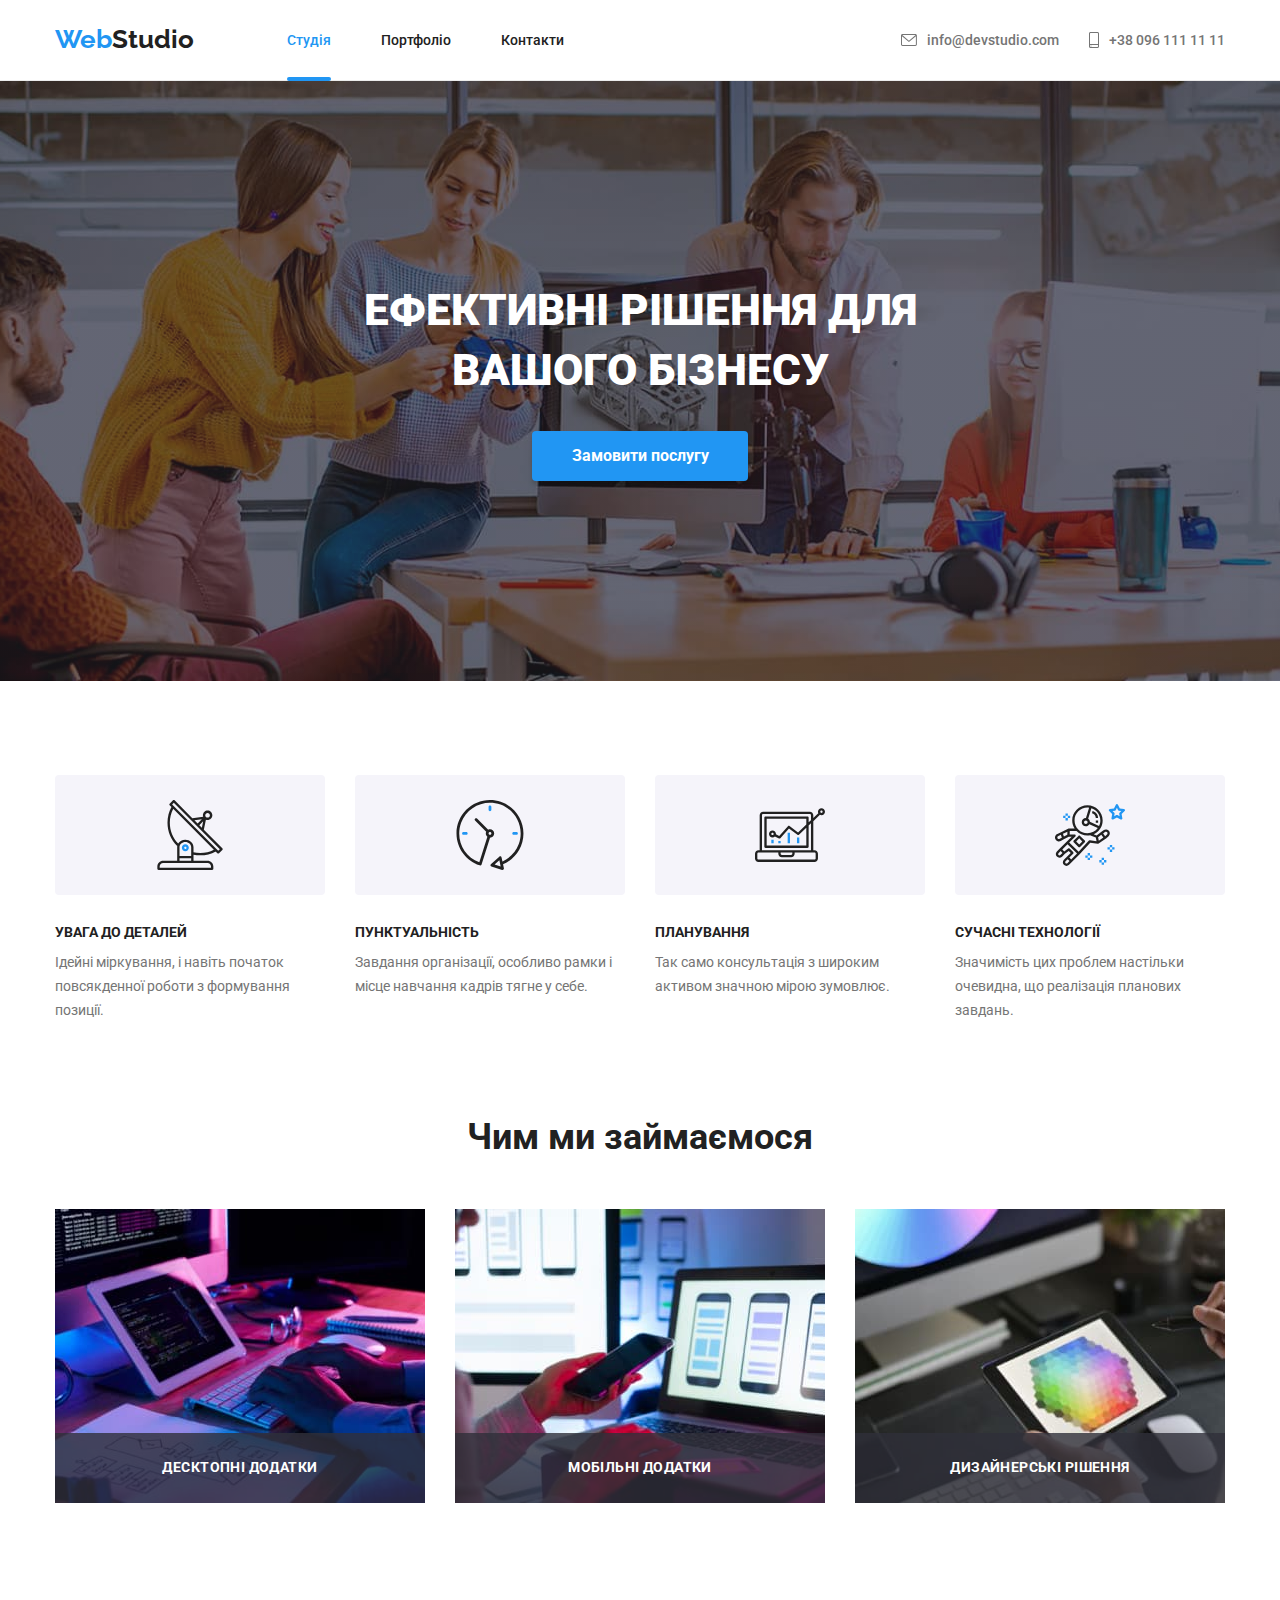
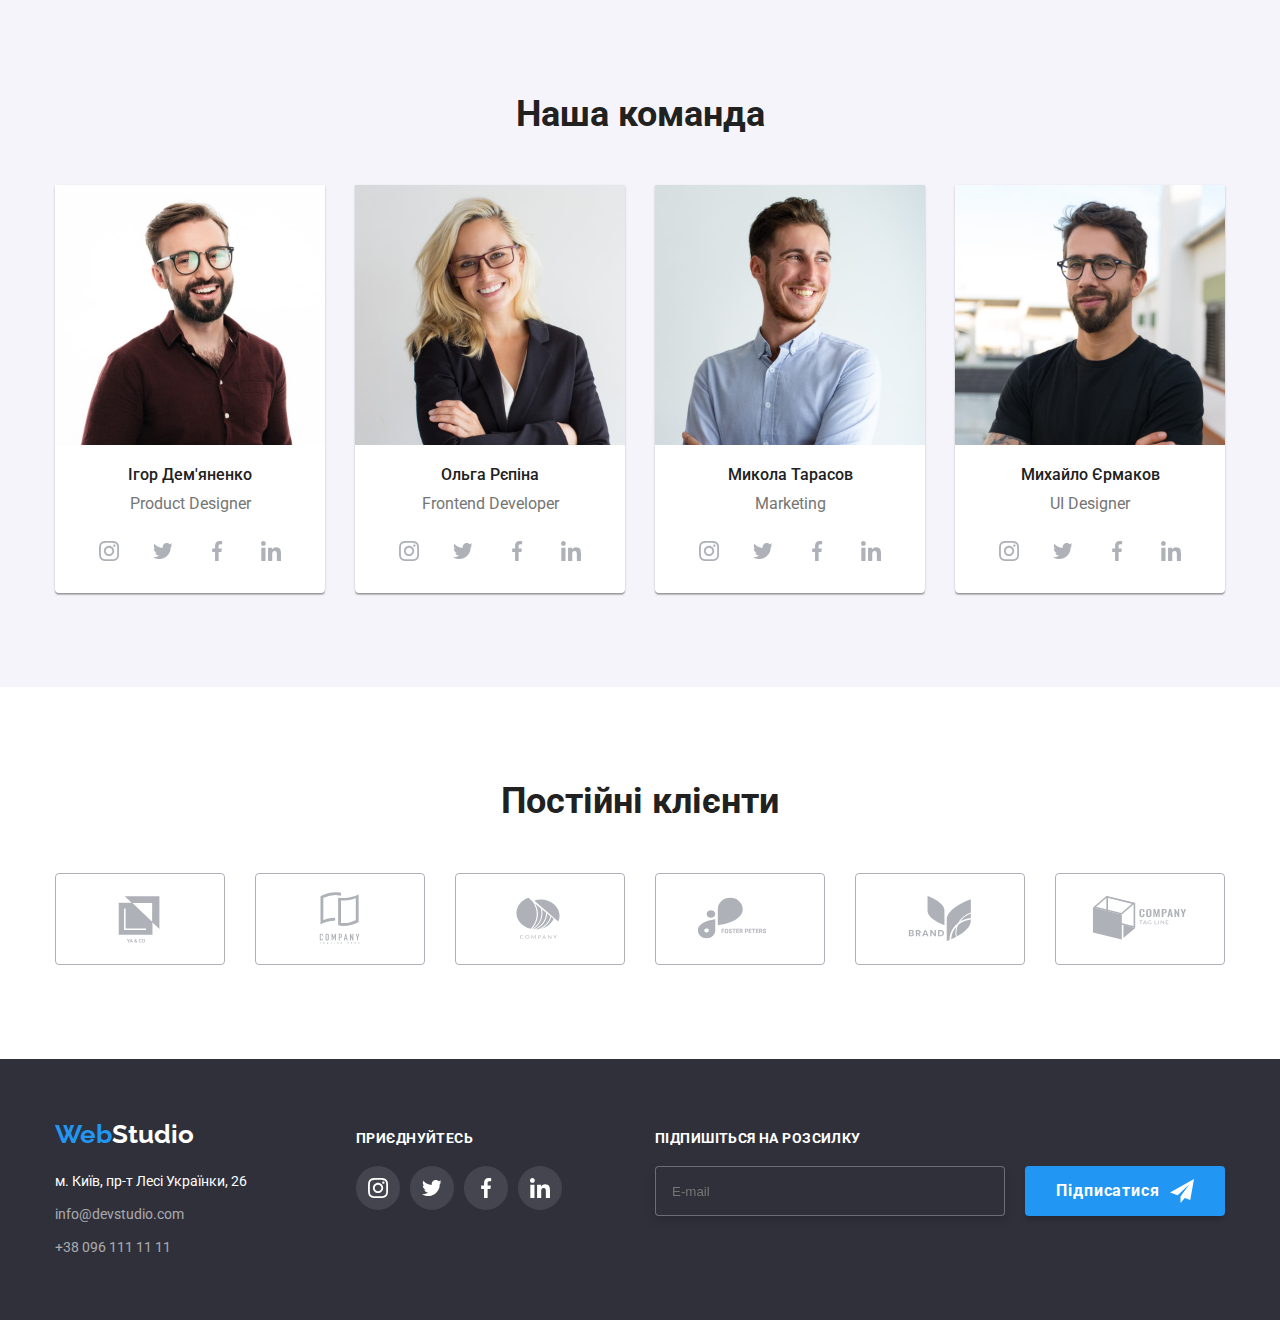
<file: index.html>
<!DOCTYPE html>
<html lang="uk">
<head>
    <meta charset="UTF-8">
    <meta http-equiv="X-UA-Compatible" content="IE=edge">
    <meta name="viewport" content="width=device-width, initial-scale=1.0">
    <link rel="stylesheet" href="./css/main.min.css">
    <link rel="preconnect" href="https://fonts.googleapis.com">
    <link rel="preconnect" href="https://fonts.gstatic.com" crossorigin>
    <link href="https://fonts.googleapis.com/css2?family=Raleway:wght@700&family=Roboto:wght@400;500;700;900&display=swap" rel="stylesheet">
    <title>Студія</title>
</head>
<body>
    <!-- хедер сторінки -->
	<header class="header">
		<div class="container header_box">
            <a class="logo logo--header link" href="./index.html"><span class="logo_text">Web</span>Studio</a>
            <nav>
                <ul class="header_nav">
                    <li class="header_list list"><a class="header_link header_link--akcent link" href="./index.html">Студія</a></li>
                    <li class="header_list list"><a class="header_link link" href="./portfolio.html">Портфоліо</a></li>
                    <li class="header_list list"><a class="header_link link" href="">Контакти</a></li>
                </ul>
            </nav>
            <ul class="header-contakts">
                <li class="header-contakts_item list">
                    <a class="header-contakts_link link" href="mailto:info@devstudio.com">
                        <svg class="header-contakts_logo" width="16" height="12">
                            <use href="./images/svg-sprite.svg#envelope"></use>
                        </svg>
                        info@devstudio.com
                    </a>
                </li>
                <li class="header-contakts_item list">
                    <a class="header-contakts_link link" href="tel:+380961111111">
                        <svg class="header-contakts_logo" width="10" height="16">
                            <use href="./images/svg-sprite.svg#smartphone"></use>
                        </svg>
                        +38 096 111 11 11
                    </a>
                </li>
            </ul>
        </div>
    </header>
    <main> 
        <!-- Заголовок сторінки та сайту -->
        <section class="hero">
            <div class="container">
                <h1 class="hero_title">Ефективні рішення для вашого бізнесу</h1>
                <button class="hero_button" type="button" data-modal-open>Замовити послугу</button>
            </div>
        </section>
        <!-- особливості -->
        <section class="feature">
            <div class="container">
                <h2 class="visually-hidden">Особливості</h2>
                <ul class="feature_list">
                    <li class="feature_item list">
                        <div class="feature_body">
                            <svg width="70" height="70">
                                <use href="./images/svg-sprite.svg#antenna"></use>
                            </svg>
                        </div>
                        <h3 class="feature_title">УВАГА ДО ДЕТАЛЕЙ</h3>
                        <p class="feature_desc">Ідейні міркування, і навіть початок повсякденної роботи з формування позиції.</p>
                    </li>
                    <li class="feature_item list">
                        <div class="feature_body">
                            <svg width="70" height="70">
                                <use href="./images/svg-sprite.svg#clock"></use>
                            </svg>
                        </div>
                        <h3 class="feature_title">ПУНКТУАЛЬНІСТЬ</h3>
                        <p class="feature_desc">Завдання організації, особливо рамки і місце навчання кадрів тягне у себе.</p>
                    </li>
                    <li class="feature_item list">
                        <div class="feature_body">
                            <svg width="70" height="70">
                                <use href="./images/svg-sprite.svg#diagram"></use>
                            </svg>
                        </div>
                        <h3 class="feature_title">ПЛАНУВАННЯ</h3>
                        <p class="feature_desc">Так само консультація з широким активом значною мірою зумовлює.</p>
                    </li>
                    <li class="feature_item list">
                        <div class="feature_body">
                            <svg width="70" height="70">
                                <use href="./images/svg-sprite.svg#astronaut"></use>
                            </svg>
                        </div>
                        <h3 class="feature_title">СУЧАСНІ ТЕХНОЛОГІЇ</h3>
                        <p class="feature_desc">Значимість цих проблем настільки очевидна, що реалізація планових завдань.</p>
                    </li>
                </ul>
            </div>
        </section>
        <!-- чим ми займаємось -->
        <section class="cosanostra">
            <div class="container">
                <h2 class="cosanostra_title">Чим ми займаємося</h2>
                <ul class="cosanostra_list">
                    <li class="cosanostra_item list">
                        <img class="cosanostra_image" src="./images/box1.jpg" alt="Робота1" width="370">
                        <p class="cosanostra_description">Десктопні додатки</p>
                    </li>
                    <li class="cosanostra_item list">
                        <img class="cosanostra_image" src="./images/box2.jpg" alt="Робота2" width="370">
                        <p class="cosanostra_description">Мобільні додатки</p>
                    </li>
                    <li class="cosanostra_item list">
                        <img class="cosanostra_image" src="./images/box3.jpg" alt="Робота3" width="370">
                        <p class="cosanostra_description">Дизайнерські рішення</p>
                    </li>
                </ul>
            </div>
        </section>
        <!-- наша команда -->
        <section class="team">
            <div class="container">
                <h2 class="team_title">Наша команда</h2>
                <ul class="team_list">
                    <li class="team_item list">
                        <img class="team_photo" src="./images/img1.jpg" alt="фото1" width="270">
                        <div class="team_body">
                            <h3 class="team_name">Ігор Дем'яненко</h3>
                            <p class="team_position">Product Designer</p>
                            <ul class="team_socials">
                                <li class="list team-social_item">
                                    <a href="" class="team-social_link">
                                        <svg class="social_icon" width="20" height="20">
                                            <use href="./images/svg-sprite.svg#insta"></use>
                                        </svg>
                                    </a>
                                </li>
                                <li class="list team-social_item">
                                    <a href="" class="team-social_link">
                                        <svg class="social_icon" width="20" height="20">
                                            <use href="./images/svg-sprite.svg#twiter"></use>
                                        </svg>
                                    </a>
                                </li>
                                <li class="list team-social_item">
                                    <a href="" class="team-social_link">
                                        <svg class="social_icon" width="20" height="20">
                                            <use href="./images/svg-sprite.svg#facebook"></use>
                                        </svg>
                                    </a>
                                </li>
                                <li class="list team-social_item">
                                    <a href="" class="team-social_link">
                                        <svg class="social_icon" width="20" height="20">
                                            <use href="./images/svg-sprite.svg#linkedin"></use>
                                        </svg>
                                    </a>
                                </li>
                            </ul>
                        </div>
                    </li>
                    <li class="team_item list">
                        <img class="team_photo" src="./images/img2.jpg" alt="фото2"  width="270">
                        <div class="team_body">
                            <h3 class="team_name">Ольга Рєпіна</h3>
                            <p class="team_position">Frontend Developer</p>
                            <ul class="team_socials">
                                <li class="list team-social_item">
                                    <a href="" class="team-social_link">
                                        <svg class="social_icon" width="20" height="20">
                                            <use href="./images/svg-sprite.svg#insta"></use>
                                        </svg>
                                    </a>
                                </li>
                                <li class="list team-social_item">
                                    <a href="" class="team-social_link">
                                        <svg class="social_icon" width="20" height="20">
                                            <use href="./images/svg-sprite.svg#twiter"></use>
                                        </svg>
                                    </a>
                                </li>
                                <li class="list team-social_item">
                                    <a href="" class="team-social_link">
                                        <svg class="social_icon" width="20" height="20">
                                            <use href="./images/svg-sprite.svg#facebook"></use>
                                        </svg>
                                    </a>
                                </li>
                                <li class="list team-social_item">
                                    <a href="" class="team-social_link">
                                        <svg class="social_icon" width="20" height="20">
                                            <use href="./images/svg-sprite.svg#linkedin"></use>
                                        </svg>
                                    </a>
                                </li>
                            </ul>
                        </div>
                    </li>
                    <li class="team_item list">
                        <img class="team_photo" src="./images/img3.jpg" alt="фото3"  width="270">
                        <div class="team_body">
                            <h3 class="team_name">Микола Тарасов</h3>
                            <p class="team_position">Marketing</p>
                            <ul class="team_socials">
                                <li class="list team-social_item">
                                    <a href="" class="team-social_link">
                                        <svg class="social_icon" width="20" height="20">
                                            <use href="./images/svg-sprite.svg#insta"></use>
                                        </svg>
                                    </a>
                                </li>
                                <li class="list team-social_item">
                                    <a href="" class="team-social_link">
                                        <svg class="social_icon" width="20" height="20">
                                            <use href="./images/svg-sprite.svg#twiter"></use>
                                        </svg>
                                    </a>
                                </li>
                                <li class="list team-social_item">
                                    <a href="" class="team-social_link">
                                        <svg class="social_icon" width="20" height="20">
                                            <use href="./images/svg-sprite.svg#facebook"></use>
                                        </svg>
                                    </a>
                                </li>
                                <li class="list team-social_item">
                                    <a href="" class="team-social_link">
                                        <svg class="social_icon" width="20" height="20">
                                            <use href="./images/svg-sprite.svg#linkedin"></use>
                                        </svg>
                                    </a>
                                </li>
                            </ul>
                        </div>
                    </li>
                    <li class="team_item list">
                        <img class="team_photo" src="./images/img4.jpg" alt="фото4"  width="270">
                        <div class="team_body">
                            <h3 class="team_name">Михайло Єрмаков</h3>
                            <p class="team_position">UI Designer</p>
                            <ul class="team_socials">
                                <li class="list team-social_item">
                                    <a href="" class="team-social_link">
                                        <svg class="social_icon" width="20" height="20">
                                            <use href="./images/svg-sprite.svg#insta"></use>
                                        </svg>
                                    </a>
                                </li>
                                <li class="list team-social_item">
                                    <a href="" class="team-social_link">
                                        <svg class="social_icon" width="20" height="20">
                                            <use href="./images/svg-sprite.svg#twiter"></use>
                                        </svg>
                                    </a>
                                </li>
                                <li class="list team-social_item">
                                    <a href="" class="team-social_link">
                                        <svg class="social_icon" width="20" height="20">
                                            <use href="./images/svg-sprite.svg#facebook"></use>
                                        </svg>
                                    </a>
                                </li>
                                <li class="list team-social_item">
                                    <a href="" class="team-social_link">
                                        <svg class="social_icon" width="20" height="20">
                                            <use href="./images/svg-sprite.svg#linkedin"></use>
                                        </svg>
                                    </a>
                                </li>
                            </ul>
                        </div>
                    </li>
            </div>
        </section>
        <!-- постійні клієнти -->
        <section class="client">
            <div class="container">
                <h2 class="client_title">Постійні клієнти</h2>
                <ul class="client_list">
                    <li class="client_item list">
                        <a href="" class="client_link">
                            <svg class="client_logo" width="106" height="60">
                                <use href="./images/svg-sprite.svg#logo1"></use>
                            </svg>
                        </a>
                    </li>
                    <li class="client_item list">
                        <a href="" class="client_link">
                            <svg class="client_logo" width="106" height="60">
                                <use href="./images/svg-sprite.svg#logo2"></use>
                            </svg>
                        </a>
                    </li>
                    <li class="client_item list">
                        <a href="" class="client_link">
                            <svg class="client_logo" width="106" height="60">
                                <use href="./images/svg-sprite.svg#logo3"></use>
                            </svg>
                        </a>
                    </li>
                    <li class="client_item list">
                        <a href="" class="client_link">
                            <svg class="client_logo" width="106" height="60">
                                <use href="./images/svg-sprite.svg#logo4"></use>
                            </svg>
                        </a>
                    </li>
                    <li class="client_item list">
                        <a href="" class="client_link">
                            <svg class="client_logo" width="106" height="60">
                                <use href="./images/svg-sprite.svg#logo5"></use>
                            </svg>
                        </a>
                    </li>
                    <li class="client_item list">
                        <a href="" class="client_link">
                            <svg class="client_logo" width="106" height="60">
                                <use href="./images/svg-sprite.svg#logo6"></use>
                            </svg>
                        </a>
                    </li>
                </ul>
            </div>
        </section>
    </main>
    <!-- футер сторінки -->
    <footer class="footer">
        <div class="container footer_section">
            <div>
                <a class="logo_footer logo link" href="./index.html"><span class="logo_text">Web</span>Studio</a>
                <address>
                    <ul class="address">
                        <li class="address_list list"><a class="address_footer link" href="https://goo.gl/maps/J5KPri8cjXFZFo1j9" rel="noopener nofollow noreferrer">м. Київ, пр-т Лесі Українки, 26</a></li>
                        <li class="address_list list"><a class="contacts_footer link" href="mailto:info@devstudio.com">info@devstudio.com</a></li>
                        <li class="address_list list"><a class="contacts_footer link" href="tel:+380961111111">+38 096 111 11 11</a></li>
                    </ul>
                </address>
            </div>
            <div class="footer-socials">
                <strong class="socials_title">приєднуйтесь</strong>
                <ul class="footer-social_tabs">
                    <li class="list footer-social_item">
                        <a href="" class="footer-social_link">
                            <svg class="social_icon" width="20" height="20">
                                <use href="./images/svg-sprite.svg#insta"></use>
                            </svg>
                        </a>
                    </li>
                    <li class="list footer-social_item">
                        <a href="" class="footer-social_link">
                            <svg class="social_icon" width="20" height="20">
                                <use href="./images/svg-sprite.svg#twiter"></use>
                            </svg>
                        </a>
                    </li>
                    <li class="list footer-social_item">
                        <a href="" class="footer-social_link">
                            <svg class="social_icon" width="20" height="20">
                                <use href="./images/svg-sprite.svg#facebook"></use>
                            </svg>
                        </a>
                    </li>
                    <li class="list footer-social_item">
                        <a href="" class="footer-social_link">
                            <svg class="social_icon" width="20" height="20">
                                <use href="./images/svg-sprite.svg#linkedin"></use>
                            </svg>
                        </a>
                    </li>
                </ul>
            </div>
            <form class="subscription-form">
                <b class="subscription-form_caption">Підпишіться на розсилку</b>
                <div class="subscription-form_thumb" role="form-group">
                    <label>
                        <input class="subscription-form_input" name="email" type="email" placeholder="E-mail" required>
                    </label>
                    <button class="subscription-form_button" type="submit">
                        Підписатися
                        <svg class="subscription-form_icon" width="24" height="24">
                            <use href="./images/svg-sprite.svg#icon-send"></use>
                        </svg>
                    </button>
                </div>
            </form>
        </div>
    </footer>
    <!-- модальне вікно -->
    <div class="backdrop is-hidden" data-modal>
        <div class="modal">
            <button class="modal-close-btn" type="button" data-modal-close>
                <svg width="18" height="18">
                    <use href="./images/svg-sprite.svg#close-btn"></use>
                </svg>
            </button>
            <b class="form-logo">Залиште свої дані, ми вам передзвонимо</b>
            <!-- форма -->
            <form name="signup-form">
                <label class="form-label">
                    Ім'я
                    <div class="form-thumb">
                        <input class="form-input" name="username" type="text" required>
                        <svg class="form-image" width="18" height="18">
                            <use href="./images/svg-sprite.svg#person-black"></use>
                        </svg>
                    </div>
                </label>
                <label class="form-label">
                    Телефон
                    <div class="form-thumb">
                        <input class="form-input" name="telephone-number" type="tel" required>
                        <svg class="form-image" width="18" height="18">
                            <use href="./images/svg-sprite.svg#phone-black"></use>
                        </svg>
                    </div>
                </label>
                <label class="form-label">
                    Пошта
                    <div class="form-thumb">
                        <input class="form-input" name="email" type="email" required>
                        <svg class="form-image" width="18" height="18">
                            <use href="./images/svg-sprite.svg#email-black"></use>
                        </svg>
                    </div>
                </label>
                <label class="form-label">
                    Коментар
                    <textarea class="form-coments" name="coments" rows="10" placeholder="Введіть текст"></textarea>
                </label>
                <label class="checkbox-label">
                    <input class="checkbox" name="contracts" type="checkbox" value="agree" required>
                    <span class="checkbox-icon"></span>
                    Погоджуюся з розсилкою та приймаю
                    <a class="checkbox-link" href="">Умови договору</a>
                </label>
                <button class="signup-button" type="submit">Відправити</button>
            </form>
        </div>
    </div>
    <script src="./js/modal.js"></script>
</body>
</html>
</file>
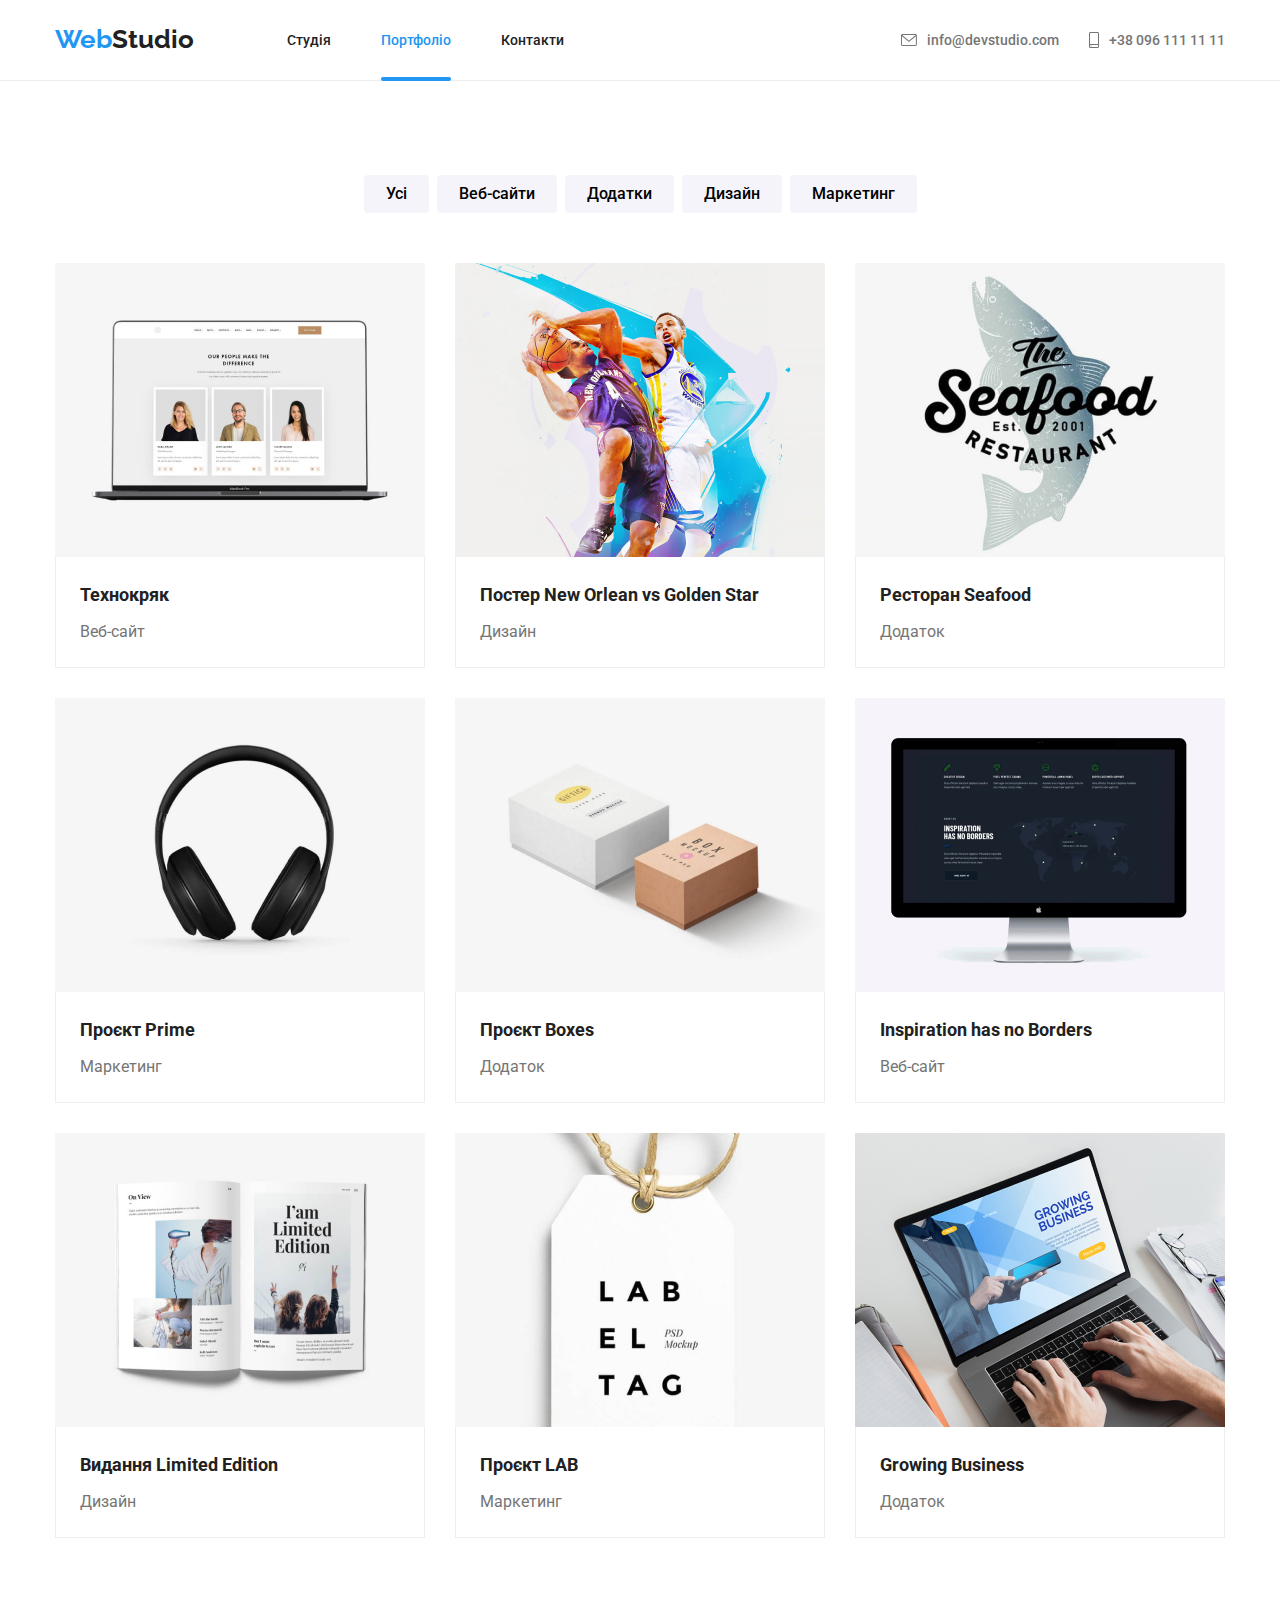
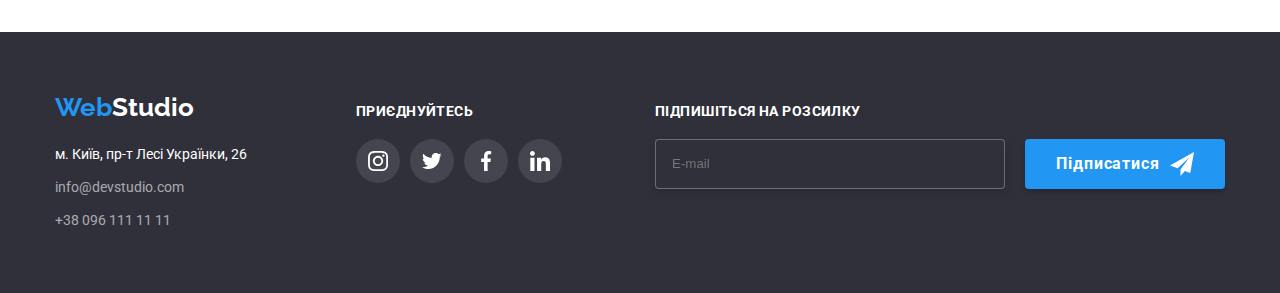
<file: portfolio.html>
<!DOCTYPE html>
<html lang="uk">
<head>
    <meta charset="UTF-8">
    <meta http-equiv="X-UA-Compatible" content="IE=edge">
    <meta name="viewport" content="width=device-width, initial-scale=1.0">
    <link rel="stylesheet" href="./css/main.min.css">
    <link rel="preconnect" href="https://fonts.googleapis.com">
    <link rel="preconnect" href="https://fonts.gstatic.com" crossorigin>
    <link href="https://fonts.googleapis.com/css2?family=Raleway:wght@700&family=Roboto:wght@400;500;700;900&display=swap" rel="stylesheet">
    <title>Портфоліо</title>
</head>
<body>
    <header class="header">
        <div class="container header_box">
            <a class="logo logo--header link" href="./index.html"><span class="logo_text">Web</span>Studio</a>
            <nav>
                <ul class="header_nav">
                    <li class="header_list list"><a class="header_link link"
                            href="./index.html">Студія</a></li>
                    <li class="header_list list"><a class="header_link header_link--akcent link" href="./portfolio.html">Портфоліо</a></li>
                    <li class="header_list list"><a class="header_link link" href="">Контакти</a></li>
                </ul>
            </nav>
            <ul class="header-contakts">
                <li class="header-contakts_item list">
                    <a class="header-contakts_link link" href="mailto:info@devstudio.com">
                        <svg class="header-contakts_logo" width="16" height="12">
                            <use href="./images/svg-sprite.svg#envelope"></use>
                        </svg>
                        info@devstudio.com
                    </a>
                </li>
                <li class="header-contakts_item list">
                    <a class="header-contakts_link link" href="tel:+380961111111">
                        <svg class="header-contakts_logo" width="10" height="16">
                            <use href="./images/svg-sprite.svg#smartphone"></use>
                        </svg>
                        +38 096 111 11 11
                    </a>
                </li>
            </ul>
        </div>
    </header>
    <main>
        <section class="portpholio">
            <div class="container">
                <h1 class="visually-hidden">Портфоліо</h1>          
                <ul class="filter">
                    <li class="filter_item list"><button class="filter_button link" type="button">Усі</button></li>
                    <li class="filter_item list"><button class="filter_button link" type="button">Веб-сайти</button></li>
                    <li class="filter_item list"><button class="filter_button link" type="button">Додатки</button></li>
                    <li class="filter_item list"><button class="filter_button link" type="button">Дизайн</button></li>
                    <li class="filter_item list"><button class="filter_button link" type="button">Маркетинг</button></li>
                </ul>
                <ul class="project">
                    <li class="project_item list">
                        <a class="link project_link" href="">                            
                            <div class="project_thumb">
                                <img class="project_image" src="./images/portfolio1.jpg" alt="зображення ноутбука" width="370">
                                <p class="project_annotation">Ресурс пропонує комплексні пропозиції з різним рівнем функціоналу та сервісів. Все це дозволить відвідувачу отримати
                                вичерпні відомості про компанію чи приватну особу.</p>
                            </div>
                            <div class="project_titlelist">
                                <h2 class="project_title">Технокряк</h2>
                                <p class="project_description">Веб-сайт</p>
                            </div>
                        </a>
                    </li>
                    <li class="project_item list">
                        <a class="link project_link" href="">
                            <div class="project_thumb">
                                <img class="project_image" src="./images/portfolio2.jpg" alt="зображення баскетбольного постеру" width="370">
                                <p class="project_annotation">Ресурс пропонує комплексні пропозиції з різним рівнем функціоналу та сервісів. Все це дозволить відвідувачу отримати
                                вичерпні відомості про компанію чи приватну особу.</p>
                            </div>
                            <div class="project_titlelist">
                                <h2 class="project_title">Постер New Orlean vs Golden Star</h2>
                                <p class="project_description">Дизайн</p>
                            </div>
                        </a>
                    </li>
                    <li class="project_item list">
                        <a class="link project_link" href="">
                            <div class="project_thumb">
                                <img class="project_image" src="./images/portfolio3.jpg" alt="зображення постеру ресторану" width="370">
                                <p class="project_annotation">Ресурс пропонує комплексні пропозиції з різним рівнем функціоналу та сервісів. Все це дозволить відвідувачу отримати
                                вичерпні відомості про компанію чи приватну особу.</p>
                            </div>
                            <div class="project_titlelist">
                                <h2 class="project_title">Ресторан Seafood</h2>
                                <p class="project_description">Додаток</p>
                            </div>
                        </a>
                    </li>
                    <li class="project_item list">
                        <a class="link project_link" href="">
                            <div class="project_thumb">
                                <img class="project_image" src="./images/portfolio4.jpg" alt="зображення навушників" width="370">
                                <p class="project_annotation">Ресурс пропонує комплексні пропозиції з різним рівнем функціоналу та сервісів. Все це дозволить відвідувачу отримати
                                вичерпні відомості про компанію чи приватну особу.</p>
                            </div>
                            <div class="project_titlelist">
                                <h2 class="project_title">Проєкт Prime</h2>
                                <p class="project_description">Маркетинг</p>
                            </div>
                        </a>
                    </li>
                    <li class="project_item list">
                        <a class="link project_link" href="">
                            <div class="project_thumb">
                                <img class="project_image" src="./images/portfolio5.jpg" alt="зображення коробочок" width="370">
                                <p class="project_annotation">Ресурс пропонує комплексні пропозиції з різним рівнем функціоналу та сервісів. Все це дозволить відвідувачу отримати
                                вичерпні відомості про компанію чи приватну особу.</p>
                            </div>
                            <div class="project_titlelist">
                                <h2 class="project_title">Проєкт Boxes</h2>
                                <p class="project_description">Додаток</p>
                            </div>
                        </a>
                    </li>
                    <li class="project_item list">
                        <a class="link project_link" href="">
                            <div class="project_thumb">
                                <img class="project_image" src="./images/portfolio6.jpg" alt="зображення монітору" width="370">
                                <p class="project_annotation">Ресурс пропонує комплексні пропозиції з різним рівнем функціоналу та сервісів. Все це дозволить відвідувачу отримати
                                вичерпні відомості про компанію чи приватну особу.</p>
                            </div>
                            <div class="project_titlelist">
                                <h2 class="project_title">Inspiration has no Borders</h2>
                                <p class="project_description">Веб-сайт</p>
                            </div>
                        </a>
                    </li>
                    <li class="project_item list">
                        <a class="link project_link" href="">
                            <div class="project_thumb">
                                <img class="project_image" src="./images/portfolio7.jpg" alt="зображення розгорнутої книги" width="370">
                                <p class="project_annotation">Ресурс пропонує комплексні пропозиції з різним рівнем функціоналу та сервісів. Все це дозволить відвідувачу отримати
                                вичерпні відомості про компанію чи приватну особу.</p>
                            </div>
                            <div class="project_titlelist">
                                <h2 class="project_title">Видання Limited Edition</h2>
                                <p class="project_description">Дизайн</p>
                            </div>
                        </a>
                    </li>
                    <li class="project_item list">
                        <a class="link project_link" href="">
                            <div class="project_thumb">
                                <img class="project_image" src="./images/portfolio8.jpg" alt="зображення етикетки" width="370">
                                <p class="project_annotation">Ресурс пропонує комплексні пропозиції з різним рівнем функціоналу та сервісів. Все це дозволить відвідувачу отримати
                                вичерпні відомості про компанію чи приватну особу.</p>
                            </div>
                            <div class="project_titlelist">
                                <h2 class="project_title">Проєкт LAB</h2>
                                <p class="project_description">Маркетинг</p>
                            </div>
                        </a>
                    </li>
                    <li class="project_item list">
                        <a class="link project_link" href="">
                            <div class="project_thumb">
                                <img class="project_image" src="./images/portfolio9.jpg" alt="робота за ноутбуком на зображенні" width="370">
                                <p class="project_annotation">Ресурс пропонує комплексні пропозиції з різним рівнем функціоналу та сервісів. Все це дозволить відвідувачу отримати
                                вичерпні відомості про компанію чи приватну особу.</p>
                            </div>
                            <div class="project_titlelist">
                                <h2 class="project_title">Growing Business</h2>
                                <p class="project_description">Додаток</p>
                            </div>
                        </a>
                    </li>
                </ul>
            </div>
        </section>            
    </main>
    <footer class="footer">
        <div class="container footer_section">
            <div class="footer_intro">
                <a class="logo_footer logo link" href="./index.html"><span class="logo_text">Web</span>Studio</a>
                <address>
                    <ul class="address">
                        <li class="address_list list"><a class="address_footer link"
                                href="https://goo.gl/maps/J5KPri8cjXFZFo1j9" rel="noopener nofollow noreferrer">м. Київ,
                                пр-т Лесі Українки, 26</a></li>
                        <li class="address_list list"><a class="contacts_footer link"
                                href="mailto:info@devstudio.com">info@devstudio.com</a></li>
                        <li class="address_list list"><a class="contacts_footer link" href="tel:+380961111111">+38 096 111
                                11 11</a></li>
                    </ul>
                </address>
            </div>
            <div class="footer-socials">
                <strong class="socials_title">приєднуйтесь</strong>
                <ul class="footer-social_tabs">
                    <li class="list footer-social_item">
                        <a href="" class="footer-social_link">
                            <svg class="social_icon" width="20" height="20">
                                <use href="./images/svg-sprite.svg#insta"></use>
                            </svg>
                        </a>
                    </li>
                    <li class="list footer-social_item">
                        <a href="" class="footer-social_link">
                            <svg class="social_icon" width="20" height="20">
                                <use href="./images/svg-sprite.svg#twiter"></use>
                            </svg>
                        </a>
                    </li>
                    <li class="list footer-social_item">
                        <a href="" class="footer-social_link">
                            <svg class="social_icon" width="20" height="20">
                                <use href="./images/svg-sprite.svg#facebook"></use>
                            </svg>
                        </a>
                    </li>
                    <li class="list footer-social_item">
                        <a href="" class="footer-social_link">
                            <svg class="social_icon" width="20" height="20">
                                <use href="./images/svg-sprite.svg#linkedin"></use>
                            </svg>
                        </a>
                    </li>
                </ul>
            </div>
            <form class="subscription-form">
                <b class="subscription-form_caption">Підпишіться на розсилку</b>
                <div class="subscription-form_thumb" role="form-group">
                    <label>
                        <input class="subscription-form_input" name="email" type="email" placeholder="E-mail" required>
                    </label>
                    <button class="subscription-form_button" type="submit">
                        Підписатися
                        <svg class="subscription-form_icon" width="24" height="24">
                            <use href="./images/svg-sprite.svg#icon-send"></use>
                        </svg>
                    </button>
                </div>
            </form>
        </div>
    </footer>
</body>
</html>
</file>
<file: css/main.min.css>
:root{--akcent-btn-color: #188CE8;--akcent-color: #2196F3;--akcent-text-color: #FFFFFF;--akcent-text-transperent: rgba(255, 255, 255, 0.6);--logo-bg-transperent: rgba(255, 255, 255, 0.1);--btn-color: #F5F4FA;--text-color: #212121;--text-color-primary: #757575;--hero-bg: #C4C4C4;--logos-color: #AFB1B8}html{box-sizing:border-box}*,*::before,*::after{box-sizing:inherit}h1,h2,h3,h4,h5,h6,p,ul{padding-left:0;margin-bottom:0;margin-top:0}body{font-family:"Roboto",sans-serif;font-size:14px;color:var(--text-color-primary);margin:0}.link{text-decoration:none}.list{list-style:none}.container{width:1200px;padding-left:15px;padding-right:15px;margin:0 auto}.social_icon{fill:currentColor}.visually-hidden{position:absolute;white-space:nowrap;width:1px;height:1px;overflow:hidden;border:0;padding:0;clip:rect(0 0 0 0);-webkit-clip-path:inset(50%);clip-path:inset(50%);margin:-1px}.logo{font-family:"Raleway";font-weight:700;font-size:26px;line-height:1.2}.logo--header{color:var(--text-color);margin-right:93px;padding-top:24px;padding-bottom:25px}.logo-text{color:var(--akcent-color)}.header{border-bottom:1px solid #ececec}.header_box{display:flex}.header_nav{display:flex}.header_list:not(:first-child){margin-left:50px}.header_link{color:var(--text-color);font-weight:500;line-height:1.17;padding-top:32px;padding-bottom:32px;display:block;transition:color 250ms cubic-bezier(0.4, 0, 0.2, 1)}.header_link:hover,.header_link:focus{color:var(--akcent-color)}.header_link--akcent{color:var(--akcent-color);position:relative}.header_link--akcent::after{content:"";display:block;position:absolute;bottom:-1px;width:100%;height:4px;background:#2196f3;border-radius:2px}.header-contakts{display:flex;padding-top:32px;padding-bottom:32px;margin-left:auto}.header-contakts_item{display:block;justify-content:center;align-content:center}.header-contakts_item:not(:first-child){margin-left:30px}.header-contakts_link{font-weight:500;line-height:1.17;color:var(--text-color-primary);display:flex;align-items:center;transition:color 250ms cubic-bezier(0.4, 0, 0.2, 1)}.header-contakts_logo{fill:currentColor;margin-right:10px}.header-contakts_link:hover,.header-contakts_link:focus{color:var(--akcent-color)}.hero{background-color:var(--hero-bg);background-image:linear-gradient(rgba(47, 48, 58, 0.4), rgba(47, 48, 58, 0.4)),url(../images/hero-bg-img.jpg);background-repeat:no-repeat;background-position:center;padding-top:200px;padding-bottom:200px;text-align:center}.hero_title{font-family:"Roboto",sans-serif;font-weight:900;font-size:44px;line-height:1.36;color:var(--akcent-text-color);text-transform:uppercase;width:696px;margin:0 auto}.hero_button{margin-top:30px;font-family:inherit;font-weight:700;font-size:16px;line-height:1.87;color:var(--akcent-text-color);background-color:var(--akcent-color);cursor:pointer;border-radius:4px;box-shadow:0px 4px 4px rgba(0,0,0,.15);height:50px;min-width:216px;text-align:center;border:none;display:inline-flex;justify-content:center;align-items:center;transition:background-color 250ms cubic-bezier(0.4, 0, 0.2, 1)}.hero_button:hover,.hero_button:focus{background-color:var(--akcent-btn-color)}.feature{padding-top:94px;padding-bottom:94px}.feature_list{display:flex}.feature_item:not(:first-child){margin-left:30px}.feature_body{background-color:var(--btn-color);border-radius:4px;display:flex;align-items:center;justify-content:center;width:270px;height:120px}.feature_title{margin-top:30px;font-size:14px;line-height:1.14;text-transform:uppercase;color:var(--text-color)}.feature_desc{margin-top:10px;width:270px;font-size:14px;font-weight:400;line-height:1.71}.cosanostra{text-align:center;padding-bottom:94px}.cosanostra_title{font-size:36px;line-height:1.16;color:var(--text-color);margin-bottom:50px}.cosanostra_list{display:inline-flex}.cosanostra_item{position:relative}.cosanostra_item:not(:last-child){margin-right:30px}.cosanostra_image{display:block}.cosanostra_description{position:absolute;bottom:0;display:block;width:370px;height:70px;padding-top:27px;padding-bottom:27px;background:rgba(47,48,58,.8);font-style:normal;font-weight:700;font-size:14px;line-height:1.14;text-align:center;letter-spacing:.03em;text-transform:uppercase;color:var(--akcent-text-color)}.team{background:var(--btn-color);text-align:center;padding-top:94px;padding-bottom:94px}.team_title{font-size:36px;line-height:1.16;color:var(--text-color);margin-bottom:50px}.team_list{display:inline-flex}.team_item{background:#fff;box-shadow:0px 1px 3px rgba(0,0,0,.12),0px 1px 1px rgba(0,0,0,.14),0px 2px 1px rgba(0,0,0,.2);border-radius:0px 0px 4px 4px}.team_item:not(:last-child){margin-right:30px}.team_photo{display:block}.team_body{padding:20px 24px}.team_name{font-size:16px;font-weight:500;line-height:1.19;color:var(--text-color);margin-bottom:10px}.team_position{font-size:16px;line-height:1.19;color:var(--text-color-primary);margin-bottom:16px}.team_socials{display:flex;justify-content:center}.team-social_item:not(:last-child){margin-right:10px}.team-social_item{width:44px;height:44px}.team-social_link{display:flex;align-items:center;justify-content:center;width:100%;height:100%;border-radius:50%;color:var(--logos-color);transition:background-color 250ms cubic-bezier(0.4, 0, 0.2, 1),color 250ms cubic-bezier(0.4, 0, 0.2, 1)}.team-social_link:hover,.team-social_link:focus{background-color:var(--akcent-color);color:var(--akcent-text-color)}.client{text-align:center;padding-top:94px;padding-bottom:94px}.client_title{font-size:36px;line-height:1.16;color:var(--text-color);margin-bottom:50px}.client_list{display:inline-flex}.client_item:not(:last-child){margin-right:30px}.client_item{width:170px;height:92px;color:var(--logos-color)}.client_link{display:flex;align-items:center;justify-content:center;width:100%;height:100%;color:var(--logos-color);border:1px solid var(--logos-color);border-radius:4px;transition:color 250ms cubic-bezier(0.4, 0, 0.2, 1),border-color 250ms cubic-bezier(0.4, 0, 0.2, 1)}.client_link:hover,.client_link:focus{border-color:var(--akcent-color);color:var(--akcent-color)}.client_logo{fill:currentColor}.footer{background-color:#2f303a;padding:60px 0}.footer_section{display:flex;align-items:baseline}.logo_text{color:var(--akcent-color)}.logo_footer{display:block;color:var(--akcent-text-color);margin-bottom:20px}.address_list:not(:first-child){margin-top:9px}.address_footer{display:inline-block;width:231px;color:var(--akcent-text-color);font-family:"Roboto",sans-serif;font-style:normal;line-height:1.71;transition:color 250ms cubic-bezier(0.4, 0, 0.2, 1)}.contacts_footer{color:var(--akcent-text-transperent);font-family:"Roboto",sans-serif;font-style:normal;line-height:1.71;transition:color 250ms cubic-bezier(0.4, 0, 0.2, 1)}.address_footer:hover,.address_footer:focus,.contacts_footer:hover,.contacts_footer:focus{color:var(--akcent-color)}.footer-socials{box-sizing:border-box;margin-left:70px}.footer-social_tabs{display:flex;justify-content:center}.socials_title{display:block;font-size:14px;line-height:1.16;letter-spacing:.03em;color:var(--akcent-text-color);margin-bottom:20px;text-transform:uppercase}.footer_tabs{display:flex;justify-content:center}.footer-social_link{display:flex;align-items:center;justify-content:center;width:100%;height:100%;border-radius:50%;color:var(--akcent-text-color);background-color:var(--logo-bg-transperent);transition:background-color 250ms cubic-bezier(0.4, 0, 0.2, 1)}.footer-social_link:hover,.footer-social_link:focus{background-color:var(--akcent-color)}.footer-social_item:not(:last-child){margin-right:10px}.footer-social_item{width:44px;height:44px}.subscription-form{margin-left:93px}.subscription-form_caption{display:block;letter-spacing:.03em;text-transform:uppercase;color:var(--akcent-text-color);margin-bottom:20px}.subscription-form_thumb{display:flex}.subscription-form_input{display:block;width:350px;height:50px;border:1px solid rgba(255,255,255,.3);filter:drop-shadow(0px 4px 4px rgba(0, 0, 0, 0.15));border-radius:4px;cursor:pointer;padding-left:16px;background:#2f303a;color:var(--akcent-text-color);transition:outline 250ms cubic-bezier(0.4, 0, 0.2, 1)}.subscription-form_input:hover,.subscription-form_input:focus{outline:1px solid var(--akcent-color)}.subscription-form_button{display:flex;justify-content:center;align-items:center;width:200px;height:50px;margin-left:20px;box-shadow:0px 4px 4px rgba(0,0,0,.15);border-radius:4px;border:none;font-family:inherit;font-weight:700;font-size:16px;line-height:1.87;color:var(--akcent-text-color);background-color:var(--akcent-color);cursor:pointer;letter-spacing:.06em;transition:background-color 250ms cubic-bezier(0.4, 0, 0.2, 1)}.subscription-form_button:hover,.subscription-form_button:focus{background-color:var(--akcent-btn-color)}.subscription-form_icon{margin-left:10px}.backdrop{position:fixed;top:0;left:0;width:100%;height:100%;background-color:rgba(0,0,0,.2);transition:opacity 250ms cubic-bezier(0.4, 0, 0.2, 1)}.backdrop.is-hidden{opacity:0;pointer-events:none;visibility:hidden}.modal{position:absolute;top:50%;left:50%;transform:translate(-50%, -50%);width:528px;height:581px;padding:40px;background:#fff;box-shadow:0px 1px 3px rgba(0,0,0,.12),0px 1px 1px rgba(0,0,0,.14),0px 2px 1px rgba(0,0,0,.2);border-radius:4px;text-align:center}.modal-close-btn{position:absolute;top:8px;right:8px;display:flex;align-items:center;justify-content:center;width:30px;height:30px;border-radius:50%;background:#fff;border:1px solid rgba(0,0,0,.1);outline:none;cursor:pointer}.modal-close-btn:hover,.modal-close-btn:focus{fill:var(--akcent-btn-color)}.form-logo{display:block;width:448px;font-size:20px;line-height:1.17;text-align:center;letter-spacing:.03em;color:var(--text-color);margin-bottom:12px}.form-label{display:block;text-align:start;font-weight:400;font-size:12px;line-height:1.16;letter-spacing:.01em;color:var(--text-color-primary);margin-bottom:10px}.form-thumb{position:relative}.form-image{position:absolute;top:50%;left:12px;transform:translateY(-50%)}.form-input{display:block;width:100%;height:40px;margin-top:4px;border:1px solid rgba(33,33,33,.2);border-radius:4px;padding-left:42px;cursor:pointer}.form-input:focus,.form-input:hover,.form-coments:focus,.form-coments:hover{outline:1px solid var(--akcent-color)}.form-input:focus+.form-image,.form-input:hover+.form-image{fill:var(--akcent-color)}.form-coments{display:block;width:100%;height:120px;margin-top:4px;border:1px solid rgba(33,33,33,.2);border-radius:4px;resize:none;padding:12px 16px;font-family:"Roboto";font-size:12px;line-height:14px;letter-spacing:.01em}.checkbox-label{display:flex;justify-content:center;align-items:center;margin-top:20px;font-size:14px;line-height:1.71;letter-spacing:.03em}.checkbox{-webkit-appearance:none;-moz-appearance:none;appearance:none}.checkbox-icon{display:inline-block;width:16px;height:15px;border:1.8px solid var(--text-color);border-radius:1.7px;margin-right:7px}.checkbox-link{margin-left:10px;color:var(--akcent-color)}.checkbox:checked+.checkbox-icon{background:var(--akcent-color);background-image:url(../images/icon-check.svg);background-size:contain;background-origin:border-box;border-color:var(--akcent-color)}.signup-button{margin-top:30px;font-family:inherit;font-weight:700;font-size:16px;line-height:1.87;color:var(--akcent-text-color);background-color:var(--akcent-color);cursor:pointer;border-radius:4px;box-shadow:0px 4px 4px rgba(0,0,0,.15);height:50px;min-width:200px;letter-spacing:.06em;border:none;transition:background-color 250ms cubic-bezier(0.4, 0, 0.2, 1)}.signup-button:hover,.signup-button:focus{background-color:var(--akcent-btn-color)}.portpholio{padding-top:94px;padding-bottom:94px}.filter{display:flex;justify-content:center}.filter_item:not(:first-child){margin-left:8px}.filter_button{font-family:inherit;font-weight:500;font-size:16px;line-height:1.6;cursor:pointer;background-color:var(--btn-color);border:0 none rgba(0,0,0,0);border-radius:4px;padding:6px 22px;transition:background-color 250ms cubic-bezier(0.4, 0, 0.2, 1),color 250ms cubic-bezier(0.4, 0, 0.2, 1),box-shadow 250ms cubic-bezier(0.4, 0, 0.2, 1)}.filter_button:hover,.filter_button:focus{background-color:var(--akcent-color);color:var(--akcent-text-color);box-shadow:0px 4px 4px rgba(0,0,0,.15)}.project{margin-top:50px;box-sizing:content-box;display:flex;flex-wrap:wrap;gap:30px}.project_item{flex-basis:calc((100% - 60px)/3)}.project_link{display:block;color:inherit}.project_link:hover,.project_link:focus{box-shadow:0px 1px 1px rgba(0,0,0,.12),0px 4px 4px rgba(0,0,0,.06),1px 4px 6px rgba(0,0,0,.16)}.project_link:hover .project_annotation,.project_link:focus .project_annotation{opacity:1;transform:translateY(0)}.project_thumb{position:relative;overflow:hidden}.project_image{display:block}.project_annotation{position:absolute;bottom:0;transform:translateY(100%);transition:transform 500ms cubic-bezier(0.4, 0, 0.2, 1),opacity 500ms cubic-bezier(0.4, 0, 0.2, 1);display:flex;justify-content:center;align-items:center;font-size:18px;line-height:1.55;letter-spacing:.03em;color:var(--akcent-text-color);opacity:0;padding:63px 24px;background:rgba(33,150,243,.9)}.project_titlelist{padding:20px 24px;border-left:1px solid #eee;border-right:1px solid #eee;border-bottom:1px solid #eee}.project_title{font-size:18px;line-height:2;color:var(--text-color);margin-bottom:4px}.project_description{color:var(--text-color2);font-size:16px;line-height:1.87}/*# sourceMappingURL=main.min.css.map */
</file>
